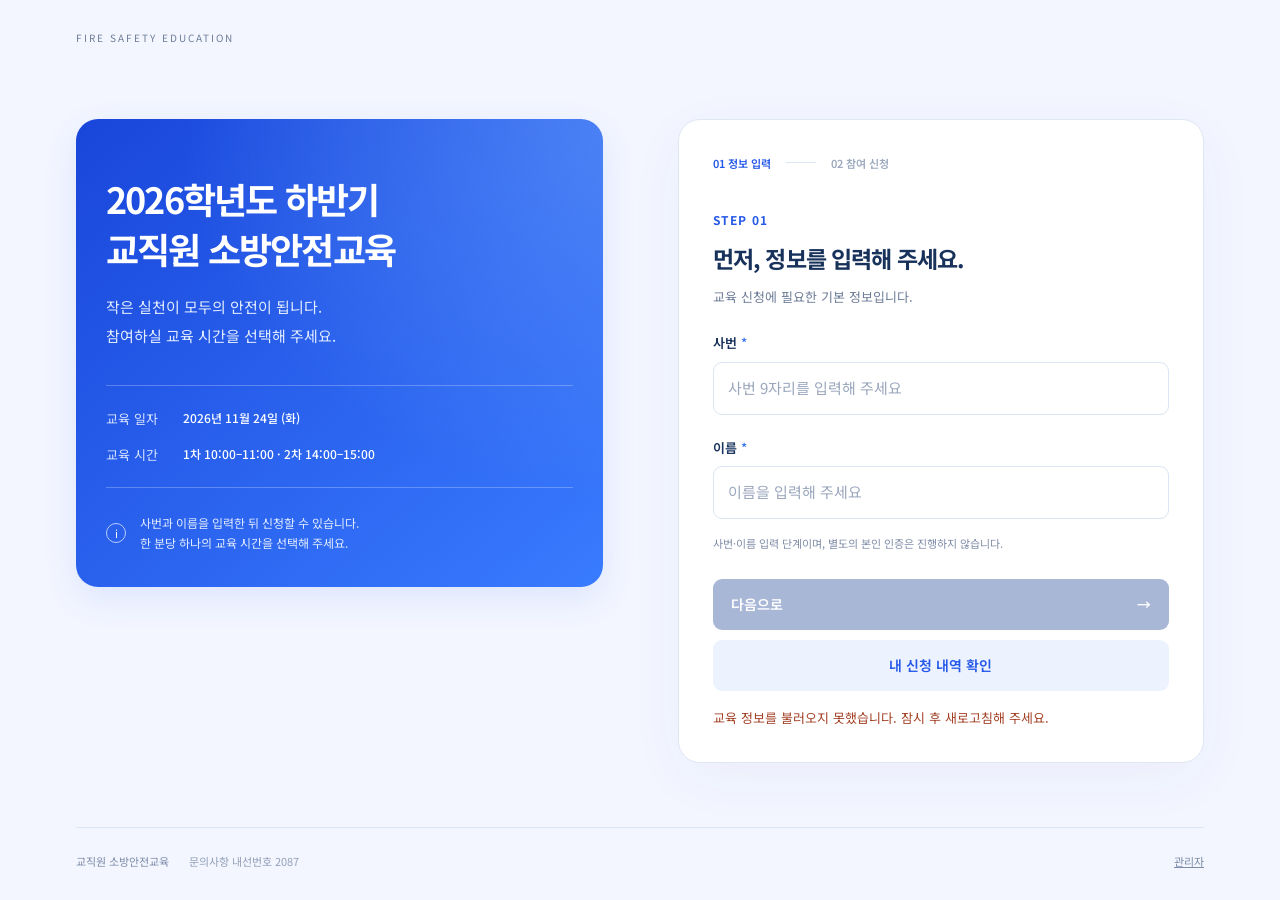
<file: google-apps-script/Index.html>
<!doctype html>
<html lang="ko"><head><meta charset="utf-8"><base target="_top"><meta name="viewport" content="width=device-width,initial-scale=1"><meta name="referrer" content="no-referrer"><title>교직원 소방안전교육 · 참여 신청</title><style>@import url('https://fonts.googleapis.com/css2?family=Noto+Sans+KR:wght@400;500;600;700;800&display=swap');
:root{--ink:#18325b;--muted:#6e7d98;--blue:#2458e8;--line:#dce5f4;--paper:#f3f6ff;--orange:#3671f3}*{box-sizing:border-box}body{margin:0;background:var(--paper);color:var(--ink);font-family:'Noto Sans KR',sans-serif;font-size:15px;line-height:1.65}button,input,select{font:inherit}button,a,input{touch-action:manipulation}a{color:inherit}.top{max-width:1200px;margin:auto;padding:30px 36px;display:flex;justify-content:space-between;align-items:center}.brand{text-decoration:none;font-weight:800;display:flex;gap:10px;align-items:center}.mark{background:var(--blue);color:white;width:34px;height:34px;display:inline-grid;place-items:center;border-radius:10px;font-size:23px}.top-label{font-size:10px;letter-spacing:2px;color:var(--muted)}.layout{max-width:1200px;margin:42px auto 64px;padding:0 36px;display:grid;grid-template-columns:1fr 1fr;gap:75px;align-items:start}.intro{padding-top:34px}.eyebrow{font-size:12px;letter-spacing:1.2px;font-weight:700;color:var(--blue)}h1{font-size:40px;line-height:1.4;letter-spacing:-1.8px;margin:20px 0}h2{font-size:23px;letter-spacing:-.8px;line-height:1.5;margin:10px 0}.lead{color:var(--muted);line-height:1.9;margin-bottom:35px}.event-meta{border-top:1px solid var(--line);border-bottom:1px solid var(--line);padding:22px 0;display:grid;gap:14px;font-size:13px}.event-meta div{display:flex;gap:22px}.event-meta span{color:var(--muted);min-width:55px}.event-meta strong{font-weight:500}.notice{display:flex;align-items:center;gap:14px;margin-top:25px}.notice p{font-size:12px;color:var(--muted);margin:0}.notice-icon{border:1px solid #a3b3d3;border-radius:50%;width:20px;height:20px;display:grid;place-items:center;font-size:11px;flex-shrink:0}.intro-bottom{margin-top:65px;color:#7b90af;font-size:12px}.card{border:1px solid #e0e7f4;background:#fff;border-radius:22px;padding:34px;box-shadow:0 15px 60px #2847990b;min-width:0}.steps{display:flex;gap:15px;align-items:center;margin-bottom:35px;font-size:11px;font-weight:600;color:#9ba8be}.steps i{height:1px;width:30px;background:var(--line)}.steps .active{color:var(--blue)}.muted{color:var(--muted);font-size:13px;margin:8px 0 25px}label,legend{display:block;font-size:13px;font-weight:600;margin:22px 0 8px}b{color:var(--orange);font-weight:500}input:not([type=radio]):not([type=checkbox]),select{width:100%;border:1px solid var(--line);border-radius:9px;padding:13px 14px;background:#fff;color:var(--ink);outline:none}input::placeholder{color:#9ba7bd}input:focus-visible,select:focus-visible{border-color:var(--blue);box-shadow:0 0 0 3px #2458e81a}button:focus-visible,a:focus-visible{outline:3px solid #3671f3;outline-offset:3px}.hint{font-size:11px;color:#7f8da8;line-height:1.8;margin:15px 0 25px}.primary,.secondary{border:0;border-radius:9px;cursor:pointer;padding:14px 18px;font-weight:600;font-size:14px;transition:background .15s}.primary{width:100%;background:var(--blue);color:#fff;display:flex;align-items:center;justify-content:space-between}.primary:hover{background:#1741b9}.primary:disabled{background:#a9b7d7;cursor:wait}.secondary{background:#edf2ff;color:var(--blue)}fieldset{border:0;margin:0;padding:0}legend{padding:0}.session{display:flex;gap:12px;padding:15px;border:1px solid var(--line);border-radius:10px;margin:10px 0;align-items:center;cursor:pointer;font-weight:500}.session:has(input:checked){border-color:var(--blue);background:#f0f5ff}.session input,.check input{accent-color:var(--blue);width:17px;height:17px;flex-shrink:0}.consent-box{background:#f4f7ff;padding:15px;border-radius:10px;font-size:11px;color:var(--muted);margin:25px 0}.consent-box p{margin:0;white-space:pre-line}.check{display:flex;gap:8px;align-items:flex-start;font-size:11px;margin-bottom:0;cursor:pointer}.actions{display:flex;gap:10px}.actions .secondary{min-width:74px}.message{font-size:13px;color:#a44226;margin:16px 0 0;white-space:pre-line}.message:empty{display:none}.banner{border-radius:8px;background:#fff3dc;color:#805e23;font-size:12px;padding:12px;margin-bottom:22px}.success{text-align:center;padding:20px 0}.checkmark{width:64px;height:64px;border-radius:50%;background:#eaf0ff;color:var(--blue);font-size:32px;display:grid;place-items:center;margin:0 auto 25px}.success dl{text-align:left;background:#f3f6fd;border-radius:12px;padding:20px;margin:25px 0}.success dl div{display:flex;gap:20px;font-size:12px;padding:7px 0}.success dt{color:var(--muted);min-width:60px}.success dd{margin:0;overflow-wrap:anywhere}footer{max-width:1128px;margin:0 auto;padding:24px 0;border-top:1px solid var(--line);display:flex;gap:20px;font-size:11px;color:#7d8ca8}footer a{margin-left:auto}footer span{opacity:.8}[hidden]{display:none!important}.admin-wrap{max-width:1100px;margin:35px auto;padding:0 24px}.admin-card{background:white;padding:28px;border:1px solid var(--line);border-radius:15px;margin:20px 0}.admin-head{display:flex;justify-content:space-between;gap:15px;align-items:center}.admin-actions{display:flex;gap:10px;flex-wrap:wrap}.admin-actions .primary{width:auto}.table-wrap{overflow:auto}table{width:100%;border-collapse:collapse;white-space:nowrap;font-size:13px}td,th{text-align:left;padding:13px;border-bottom:1px solid var(--line)}th{background:#edf3ff}.admin-grid{display:grid;grid-template-columns:1fr 1fr;gap:20px}.login{max-width:450px;margin:50px auto}.qr-box{text-align:center}.qr-box img{display:block;width:250px;max-width:100%;height:auto;margin:20px auto;image-rendering:pixelated}.small{font-size:12px;color:var(--muted)}@media(max-width:850px){.layout{gap:30px;padding:0 24px;margin-top:15px}h1{font-size:32px}.card{padding:25px}.top{padding:24px}.top-label{display:none}.event-meta div{display:block}.event-meta strong{display:block;margin-top:3px}footer{margin:0 24px}}@media(max-width:650px){.layout{grid-template-columns:1fr;gap:25px;margin-bottom:35px}.intro{padding-top:10px}h1{font-size:31px;margin:14px 0}.lead{font-size:14px;margin:10px 0 20px}.intro-bottom{display:none}.event-meta{padding:16px 0;gap:12px}.event-meta div{display:flex;gap:16px}.event-meta strong{margin:0}.notice{margin-top:18px}.card{border-radius:16px;padding:25px 22px}.steps{margin-bottom:28px}h2{font-size:21px}footer span{display:none}.admin-grid{grid-template-columns:1fr}.admin-head{align-items:flex-start;flex-direction:column}}

/* 입학처 참고 화면의 파란색 팔레트 */
.intro{position:relative;background:radial-gradient(ellipse at 110% 0%,#70a4ff88,transparent 58%),linear-gradient(140deg,#1946da,#397bff);color:white;border-radius:22px;padding:34px 30px;overflow:hidden;box-shadow:0 12px 35px #2458e81a}.intro .eyebrow{display:inline-block;background:#ffffffec;color:#2458e8;padding:4px 10px;border-radius:20px;font-size:11px}.intro .lead,.intro .notice p,.intro .intro-bottom{color:#e2ecff}.intro .event-meta{border-color:#ffffff40}.intro .event-meta span{color:#d6e3ff}.intro .notice-icon{border-color:#b7cdff;color:white}.intro .intro-bottom{margin-top:38px}.intro h1{font-size:36px}.intro .event-meta strong{font-size:12px}.mark{background:linear-gradient(135deg,#1946da,#397bff)}@media(max-width:850px){.intro{padding:28px 24px}.intro h1{font-size:30px}}@media(max-width:650px){.intro{padding:27px 22px;border-radius:18px}.intro h1{font-size:29px}.intro .event-meta div{display:block}.intro .event-meta strong{margin-top:3px;display:block}.intro .intro-bottom{display:none}}
   fieldset{margin-top:22px}legend{margin-top:0}
   #title{white-space:pre-line}
   .actions .primary{justify-content:center;gap:10px}
</style></head>
<body><header class="top"><span class="top-label">FIRE SAFETY EDUCATION</span></header>
<main class="layout"><section class="intro"><h1 id="title">2026학년도 하반기<br>교직원 소방안전교육</h1><p class="lead">작은 실천이 모두의 안전이 됩니다.<br>참여하실 교육 시간을 선택해 주세요.</p><div class="event-meta"><div><span>교육 일자</span><strong id="date">2026년 11월 24일 (화)</strong></div><div><span>교육 시간</span><strong id="times">1차 10:00–11:00 · 2차 14:00–15:00</strong></div></div><div class="notice"><span class="notice-icon">i</span><p>사번과 이름을 입력한 뒤 신청할 수 있습니다.<br>한 분당 하나의 교육 시간을 선택해 주세요.</p></div></section>
<section class="card" aria-label="교육 신청"><div id="banner" class="banner" hidden></div><div class="steps" id="steps"><span class="active" id="step1">01 정보 입력</span><i></i><span id="step2">02 참여 신청</span></div>
<form id="identity"><span class="eyebrow">STEP 01</span><h2>먼저, 정보를 입력해 주세요.</h2><p class="muted">교육 신청에 필요한 기본 정보입니다.</p><label for="employee">사번 <b>*</b></label>   <input id="employee" name="employee" required maxlength="9" inputmode="numeric" autocomplete="off" placeholder="사번 9자리를 입력해 주세요"><label for="name">이름 <b>*</b></label><input id="name" name="name" required maxlength="50" autocomplete="name" placeholder="이름을 입력해 주세요"><p class="hint">사번·이름 입력 단계이며, 별도의 본인 인증은 진행하지 않습니다.</p><button class="primary" id="enter" type="submit" disabled>다음으로 <span>→</span></button><button class="secondary" id="lookup" type="button" style="width:100%;margin-top:10px">내 신청 내역 확인</button></form>
<form id="registration" hidden><span class="eyebrow">STEP 02</span><h2><span id="greeting"></span>님, 반갑습니다.</h2><p class="muted">소속과 참여할 교육 시간을 선택해 주세요.</p><label for="department">소속 <b>*</b></label><input id="department" required maxlength="100" placeholder="예: 총무처 시설팀"><label for="email">이메일 <b>*</b></label><input id="email" type="email" required maxlength="254" autocomplete="email" placeholder="예: name@ajou.ac.kr"><fieldset><legend>참여 시간 <b>*</b></legend><div id="session-options"></div></fieldset><div class="consent-box"><p id="privacy"></p><label class="check"><input id="consent" type="checkbox" required><span>위 내용을 확인하고 정보 수집·이용에 동의합니다. <b>*</b></span></label></div><div class="actions"><button type="button" id="back" class="secondary">이전</button><button type="submit" class="primary" id="submit">신청 완료 <span>→</span></button></div></form>
<section id="success" hidden class="success" tabindex="-1"><div class="checkmark">✓</div><span class="eyebrow">REGISTRATION COMPLETE</span><h2 id="success-title">신청이 완료되었습니다.</h2><p class="muted" id="success-description">선택하신 시간에 교육에 참여해 주세요.</p><dl><div><dt>신청자</dt><dd id="receipt-name"></dd></div><div><dt>교육 일자</dt><dd id="receipt-date"></dd></div><div><dt>참여 시간</dt><dd id="receipt-session"></dd></div><div><dt>신청 일시</dt><dd id="receipt-time"></dd></div></dl><p class="hint">신청은 교육 참석 확인과 별개입니다.</p><button id="reset" class="secondary" type="button">처음으로</button></section><p id="message" class="message" role="status" aria-live="polite"></p></section></main><footer>교직원 소방안전교육 <span>문의사항 내선번호 2087</span><a href="https://leg2900-arch.github.io/fire-safety/admin.html">관리자</a></footer><script>window.APP_CONFIG={appsScript:true};window.FIRE_DEMO=<?!= demo ? "true" : "false" ?>;</script><script>'use strict';
const $ = id => document.getElementById(id);
const demo = window.FIRE_DEMO === true || new URLSearchParams(location.search).get('demo') === '1';
let eventData, person, busy = false, attemptId;
const sample = {id:'demo', title:'2026학년도 하반기 교직원 소방안전교육', event_date:'2026-11-24', sessions:['[1차] 10:00~11:00','[2차] 14:00~15:00'], privacy_notice:'수집·이용 주체 및 문의처: 아주대학교 시설팀 (내선 2087)\n수집 항목: 이름, 사번, 소속, 이메일, 참여 시간, 신청 일시\n목적: 교육 신청 및 참여 명단 관리\n보유 기간: 교육 종료 후 1개월\n동의하지 않으면 온라인 신청이 어렵습니다.', is_open:true};
function dateLabel(value){return new Date(value+'T00:00:00+09:00').toLocaleDateString('ko-KR',{timeZone:'Asia/Seoul',year:'numeric',month:'long',day:'numeric',weekday:'short'});}
async function rpc(name,data){return new Promise((resolve,reject)=>{const timer=setTimeout(()=>reject(new Error('응답이 지연되었습니다. 다시 누르면 같은 신청을 중복 저장하지 않고 확인합니다.')),35000);const finish=fn=>value=>{clearTimeout(timer);fn(value);};try{const runner=google.script.run.withSuccessHandler(finish(resolve)).withFailureHandler(finish(reject));if(name==='current_training')runner.currentTraining();   else if(name==='register_training')runner.registerTraining(data);else if(name==='lookup_registration')runner.lookupRegistration(data);else throw new Error('허용되지 않은 요청입니다.');}catch(e){clearTimeout(timer);reject(e);}});}
function setMessage(s){$('message').textContent=s;}
async function init(){try{if(demo){$('banner').hidden=false;$('banner').textContent='화면 미리보기 · 입력 내용은 저장되거나 전송되지 않습니다.';eventData=sample;}else{const c=window.APP_CONFIG;if(!c.appsScript){if(c.appsScriptUrl){const u=new URL(c.appsScriptUrl);if(u.protocol!=='https:'||u.hostname!=='script.google.com'||!u.pathname.endsWith('/exec'))throw new Error('신청 연결 주소를 확인해 주세요.');location.replace(u.href);return;}$('banner').hidden=false;$('banner').textContent='아직 접수 전입니다. 관리자가 응답 저장소를 연결하면 신청할 수 있습니다. ';const preview=document.createElement('a');preview.href='?demo=1';preview.textContent='화면 미리보기 →';$('banner').append(preview);return;}eventData=await rpc('current_training',{});if(!eventData){setMessage('현재 신청 가능한 교육이 없습니다.');return;}}   $('title').textContent=eventData.title.split('|').map(function(s){return s.trim();}).join('\n');document.title=eventData.title.replace(/\s*\|\s*/g,' ')+' · 참여 신청';$('date').textContent=dateLabel(eventData.event_date);$('times').textContent=eventData.sessions.join(' · ');$('privacy').textContent=eventData.privacy_notice;for(const [index,s] of eventData.sessions.entries()){const label=document.createElement('label');label.className='session';const input=document.createElement('input');input.type='radio';input.name='session';input.value=s;input.required=true;input.id='session-'+index;label.append(input,document.createTextNode(s));$('session-options').append(label);}$('enter').disabled=eventData.is_open===false;if(eventData.is_open===false){$('banner').hidden=false;$('banner').textContent='현재 접수 전이거나 접수가 마감되었습니다. 시설팀 내선 2087로 문의해 주세요.';}}catch(e){setMessage('교육 정보를 불러오지 못했습니다. 잠시 후 새로고침해 주세요.');}}
$('identity').addEventListener('submit',e=>{e.preventDefault();const employee=$('employee').value.trim(),name=$('name').value.trim();if(!employee||!name){setMessage('사번과 이름을 모두 입력해 주세요.');return;}if(!/^\d{9}$/.test(employee)){setMessage('사번은 숫자 8자리로 입력해 주세요.');return;}person={employee,name};attemptId=crypto.randomUUID();$('greeting').textContent=name;$('identity').hidden=true;$('registration').hidden=false;$('step1').classList.remove('active');$('step2').classList.add('active');setMessage('');$('department').focus();});
$('back').addEventListener('click',()=>{$('registration').hidden=true;$('identity').hidden=false;$('step1').classList.add('active');$('step2').classList.remove('active');setMessage('');$('employee').focus();});
$('registration').addEventListener('submit',async e=>{e.preventDefault();if(busy)return;const department=$('department').value.trim();const selected=document.querySelector('input[name=session]:checked');if(!person||!department||!selected||!$('consent').checked){setMessage('필수 항목을 모두 입력해 주세요.');return;}busy=true;$('submit').disabled=true;$('submit').textContent='신청 중…';setMessage('');try{const payload={p_event_id:eventData.id,p_employee_id:person.employee,p_name:person.name,p_department:department,p_email:$('email').value.trim(),p_session:selected.value,p_consent:true,p_request_id:attemptId};const result=demo?{created_at:new Date().toISOString()}:await rpc('register_training',payload);$('registration').hidden=true;$('steps').hidden=true;$('success').hidden=false;$('receipt-name').textContent=person.name+' · '+department;$('receipt-date').textContent=dateLabel(eventData.event_date);$('receipt-session').textContent=selected.value;$('receipt-time').textContent=new Date(result.created_at).toLocaleString('ko-KR',{timeZone:'Asia/Seoul'});if(demo){$('success-title').textContent='신청 화면 체험이 끝났습니다.';$('success-description').textContent='미리보기이므로 실제 신청 내용은 저장되지 않았습니다.';}$('success').focus();$('identity').reset();$('registration').reset();person=null;}catch(e){const msg=e.name==='TimeoutError'?'응답이 지연되었습니다. 다시 누르면 같은 신청을 중복 저장하지 않고 확인합니다.':e.message;setMessage(msg);}finally{busy=false;$('submit').disabled=false;$('submit').textContent='신청 완료 →';}});
$('reset').addEventListener('click',()=>{$('success').hidden=true;$('identity').hidden=false;$('steps').hidden=false;$('step1').classList.add('active');$('step2').classList.remove('active');person=null;attemptId=null;setMessage('');$('employee').focus();});   $('lookup').addEventListener('click',async()=>{const employee=$('employee').value.trim(),name=$('name').value.trim();if(!employee||!name){setMessage('사번과 이름을 입력해 주세요.');return;}if(!/^\d{8}$/.test(employee)){setMessage('사번은 숫자 8자리로 입력해 주세요.');return;}setMessage('확인 중…');try{const r=await rpc('lookup_registration',{p_employee_id:employee,p_name:name});if(!r){setMessage('신청 내역이 없어요.\n사번과 이름을 다시 확인해 주세요.');return;}setMessage('신청 내역\n'+r.name+'\n'+dateLabel(r.event_date)+'\n'+r.session+'\n신청 일시: '+new Date(r.created_at).toLocaleString('ko-KR',{timeZone:'Asia/Seoul'}));}catch(e){setMessage(e.message);}});init();
</script></body></html>
</file>
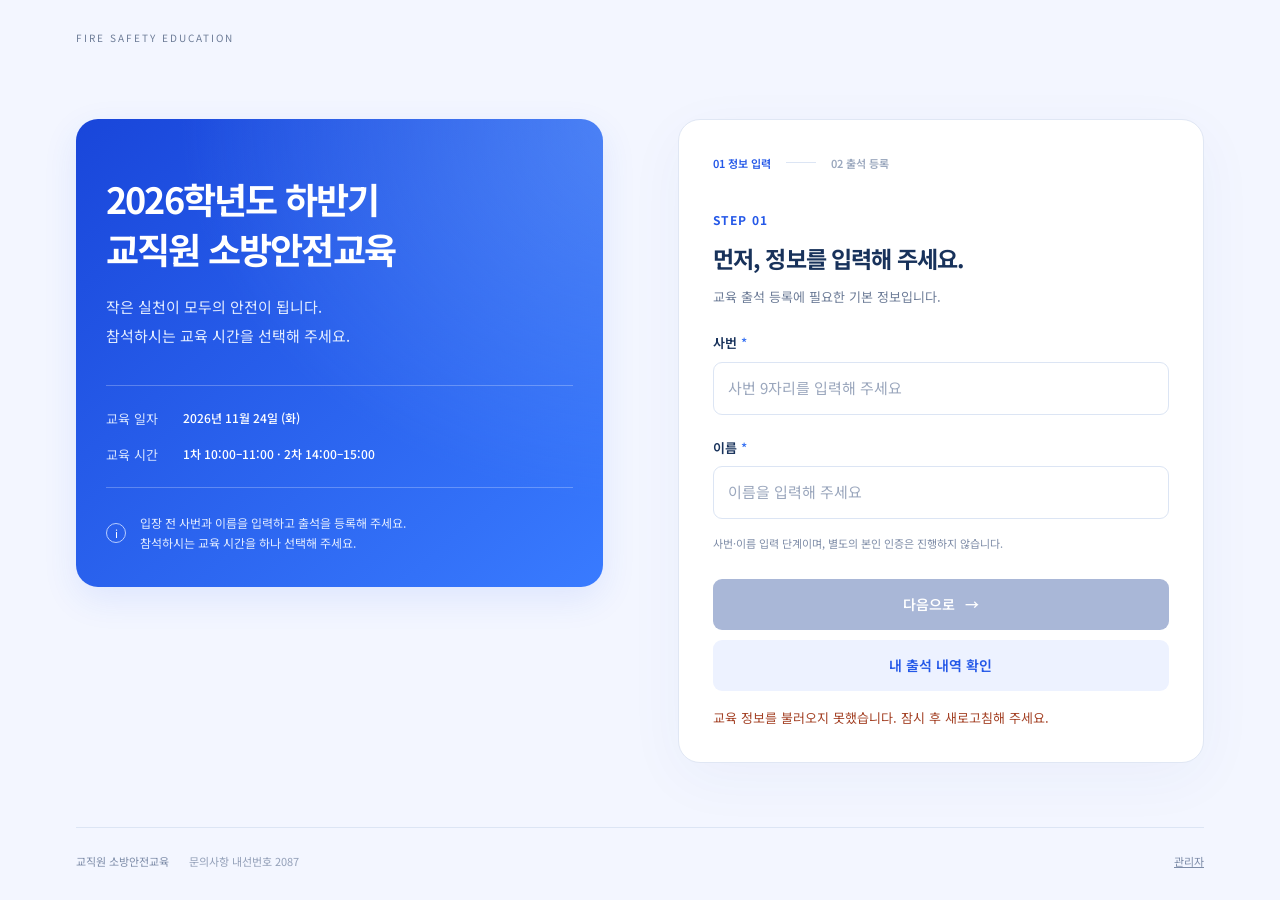
<file: site/index.html>
<!doctype html>
<html lang="ko"><head><meta charset="utf-8"><meta name="viewport" content="width=device-width,initial-scale=1"><meta name="referrer" content="no-referrer"><title>교직원 소방안전교육 · 출석 등록</title><style>@import url('https://fonts.googleapis.com/css2?family=Noto+Sans+KR:wght@400;500;600;700;800&display=swap');
:root{--ink:#18325b;--muted:#6e7d98;--blue:#2458e8;--line:#dce5f4;--paper:#f3f6ff;--orange:#3671f3}*{box-sizing:border-box}body{margin:0;background:var(--paper);color:var(--ink);font-family:'Noto Sans KR',sans-serif;font-size:15px;line-height:1.65}button,input,select{font:inherit}button,a,input{touch-action:manipulation}a{color:inherit}.top{max-width:1200px;margin:auto;padding:30px 36px;display:flex;justify-content:space-between;align-items:center}.brand{text-decoration:none;font-weight:800;display:flex;gap:10px;align-items:center}.mark{background:var(--blue);color:white;width:34px;height:34px;display:inline-grid;place-items:center;border-radius:10px;font-size:23px}.top-label{font-size:10px;letter-spacing:2px;color:var(--muted)}.layout{max-width:1200px;margin:42px auto 64px;padding:0 36px;display:grid;grid-template-columns:1fr 1fr;gap:75px;align-items:start}.intro{padding-top:34px}.eyebrow{font-size:12px;letter-spacing:1.2px;font-weight:700;color:var(--blue)}h1{font-size:40px;line-height:1.4;letter-spacing:-1.8px;margin:20px 0}h2{font-size:23px;letter-spacing:-.8px;line-height:1.5;margin:10px 0}.lead{color:var(--muted);line-height:1.9;margin-bottom:35px}.event-meta{border-top:1px solid var(--line);border-bottom:1px solid var(--line);padding:22px 0;display:grid;gap:14px;font-size:13px}.event-meta div{display:flex;gap:22px}.event-meta span{color:var(--muted);min-width:55px}.event-meta strong{font-weight:500}.notice{display:flex;align-items:center;gap:14px;margin-top:25px}.notice p{font-size:12px;color:var(--muted);margin:0}.notice-icon{border:1px solid #a3b3d3;border-radius:50%;width:20px;height:20px;display:grid;place-items:center;font-size:11px;flex-shrink:0}.intro-bottom{margin-top:65px;color:#7b90af;font-size:12px}.card{border:1px solid #e0e7f4;background:#fff;border-radius:22px;padding:34px;box-shadow:0 15px 60px #2847990b;min-width:0}.steps{display:flex;gap:15px;align-items:center;margin-bottom:35px;font-size:11px;font-weight:600;color:#9ba8be}.steps i{height:1px;width:30px;background:var(--line)}.steps .active{color:var(--blue)}.muted{color:var(--muted);font-size:13px;margin:8px 0 25px}label,legend{display:block;font-size:13px;font-weight:600;margin:22px 0 8px}b{color:var(--orange);font-weight:500}input:not([type=radio]):not([type=checkbox]),select{width:100%;border:1px solid var(--line);border-radius:9px;padding:13px 14px;background:#fff;color:var(--ink);outline:none}input::placeholder{color:#9ba7bd}input:focus-visible,select:focus-visible{border-color:var(--blue);box-shadow:0 0 0 3px #2458e81a}button:focus-visible,a:focus-visible{outline:3px solid #3671f3;outline-offset:3px}.hint{font-size:11px;color:#7f8da8;line-height:1.8;margin:15px 0 25px}.primary,.secondary{border:0;border-radius:9px;cursor:pointer;padding:14px 18px;font-weight:600;font-size:14px;transition:background .15s}.primary{width:100%;background:var(--blue);color:#fff;display:flex;align-items:center;justify-content:space-between}.primary:hover{background:#1741b9}.primary:disabled{background:#a9b7d7;cursor:wait}.secondary{background:#edf2ff;color:var(--blue)}fieldset{border:0;margin:0;padding:0}legend{padding:0}.session{display:flex;gap:12px;padding:15px;border:1px solid var(--line);border-radius:10px;margin:10px 0;align-items:center;cursor:pointer;font-weight:500}.session:has(input:checked){border-color:var(--blue);background:#f0f5ff}.session input,.check input{accent-color:var(--blue);width:17px;height:17px;flex-shrink:0}.consent-box{background:#f4f7ff;padding:15px;border-radius:10px;font-size:11px;color:var(--muted);margin:25px 0}.consent-box p{margin:0;white-space:pre-line}.check{display:flex;gap:8px;align-items:flex-start;font-size:11px;margin-bottom:0;cursor:pointer}.actions{display:flex;gap:10px}.actions .secondary{min-width:74px}.message{font-size:13px;color:#a44226;margin:16px 0 0;white-space:pre-line}.message:empty{display:none}.banner{border-radius:8px;background:#fff3dc;color:#805e23;font-size:12px;padding:12px;margin-bottom:22px}.success{text-align:center;padding:20px 0}.checkmark{width:64px;height:64px;border-radius:50%;background:#eaf0ff;color:var(--blue);font-size:32px;display:grid;place-items:center;margin:0 auto 25px}.success dl{text-align:left;background:#f3f6fd;border-radius:12px;padding:20px;margin:25px 0}.success dl div{display:flex;gap:20px;font-size:12px;padding:7px 0}.success dt{color:var(--muted);min-width:60px}.success dd{margin:0;overflow-wrap:anywhere}footer{max-width:1128px;margin:0 auto;padding:24px 0;border-top:1px solid var(--line);display:flex;gap:20px;font-size:11px;color:#7d8ca8}footer a{margin-left:auto}footer span{opacity:.8}[hidden]{display:none!important}.admin-wrap{max-width:1100px;margin:35px auto;padding:0 24px}.admin-card{background:white;padding:28px;border:1px solid var(--line);border-radius:15px;margin:20px 0}.admin-head{display:flex;justify-content:space-between;gap:15px;align-items:center}.admin-actions{display:flex;gap:10px;flex-wrap:wrap}.admin-actions .primary{width:auto}.table-wrap{overflow:auto}table{width:100%;border-collapse:collapse;white-space:nowrap;font-size:13px}td,th{text-align:left;padding:13px;border-bottom:1px solid var(--line)}th{background:#edf3ff}.admin-grid{display:grid;grid-template-columns:1fr 1fr;gap:20px}.login{max-width:450px;margin:50px auto}.qr-box{text-align:center}.qr-box img{display:block;width:250px;max-width:100%;height:auto;margin:20px auto;image-rendering:pixelated}.small{font-size:12px;color:var(--muted)}@media(max-width:850px){.layout{gap:30px;padding:0 24px;margin-top:15px}h1{font-size:32px}.card{padding:25px}.top{padding:24px}.top-label{display:none}.event-meta div{display:block}.event-meta strong{display:block;margin-top:3px}footer{margin:0 24px}}@media(max-width:650px){.layout{grid-template-columns:1fr;gap:25px;margin-bottom:35px}.intro{padding-top:10px}h1{font-size:31px;margin:14px 0}.lead{font-size:14px;margin:10px 0 20px}.intro-bottom{display:none}.event-meta{padding:16px 0;gap:12px}.event-meta div{display:flex;gap:16px}.event-meta strong{margin:0}.notice{margin-top:18px}.card{border-radius:16px;padding:25px 22px}.steps{margin-bottom:28px}h2{font-size:21px}footer span{display:none}.admin-grid{grid-template-columns:1fr}.admin-head{align-items:flex-start;flex-direction:column}}

/* 입학처 참고 화면의 파란색 팔레트 */
.intro{position:relative;background:radial-gradient(ellipse at 110% 0%,#70a4ff88,transparent 58%),linear-gradient(140deg,#1946da,#397bff);color:white;border-radius:22px;padding:34px 30px;overflow:hidden;box-shadow:0 12px 35px #2458e81a}.intro .eyebrow{display:inline-block;background:#ffffffec;color:#2458e8;padding:4px 10px;border-radius:20px;font-size:11px}.intro .lead,.intro .notice p,.intro .intro-bottom{color:#e2ecff}.intro .event-meta{border-color:#ffffff40}.intro .event-meta span{color:#d6e3ff}.intro .notice-icon{border-color:#b7cdff;color:white}.intro .intro-bottom{margin-top:38px}.intro h1{font-size:36px}.intro .event-meta strong{font-size:12px}.mark{background:linear-gradient(135deg,#1946da,#397bff)}@media(max-width:850px){.intro{padding:28px 24px}.intro h1{font-size:30px}}@media(max-width:650px){.intro{padding:27px 22px;border-radius:18px}.intro h1{font-size:29px}.intro .event-meta div{display:block}.intro .event-meta strong{margin-top:3px;display:block}.intro .intro-bottom{display:none}}
   fieldset{margin-top:22px}legend{margin-top:0}
   #title{white-space:pre-line}
   .actions .primary,#enter{justify-content:center;gap:10px}
</style></head>
<body><header class="top"><span class="top-label">FIRE SAFETY EDUCATION</span></header>
<main class="layout"><section class="intro"><h1 id="title">2026학년도 하반기<br>교직원 소방안전교육</h1><p class="lead">작은 실천이 모두의 안전이 됩니다.<br>참석하시는 교육 시간을 선택해 주세요.</p><div class="event-meta"><div><span>교육 일자</span><strong id="date">2026년 11월 24일 (화)</strong></div><div><span>교육 시간</span><strong id="times">1차 10:00–11:00 · 2차 14:00–15:00</strong></div></div><p class="hint" id="registration-hours" style="white-space:pre-line;color:#e2ecff"></p><div class="notice"><span class="notice-icon">i</span><p>입장 전 사번과 이름을 입력하고 출석을 등록해 주세요.<br>참석하시는 교육 시간을 하나 선택해 주세요.</p></div></section>
<section class="card" aria-label="교육 출석 등록"><div id="banner" class="banner" hidden></div><div class="steps" id="steps"><span class="active" id="step1">01 정보 입력</span><i></i><span id="step2">02 출석 등록</span></div>
<form id="identity"><span class="eyebrow">STEP 01</span><h2>먼저, 정보를 입력해 주세요.</h2><p class="muted">교육 출석 등록에 필요한 기본 정보입니다.</p><label for="employee">사번 <b>*</b></label>   <input id="employee" name="employee" required maxlength="9" inputmode="numeric" autocomplete="off" placeholder="사번 9자리를 입력해 주세요"><label for="name">이름 <b>*</b></label><input id="name" name="name" required maxlength="50" autocomplete="name" placeholder="이름을 입력해 주세요"><p class="hint">사번·이름 입력 단계이며, 별도의 본인 인증은 진행하지 않습니다.</p><button class="primary" id="enter" type="submit" disabled>다음으로 <span>→</span></button><button class="secondary" id="lookup" type="button" style="width:100%;margin-top:10px">내 출석 내역 확인</button></form>
<form id="registration" hidden><span class="eyebrow">STEP 02</span><h2><span id="greeting"></span>님, 반갑습니다.</h2><p class="muted">소속과 참석하시는 교육 시간을 입력해 주세요.</p><label for="department">소속 <b>*</b></label><input id="department" required maxlength="100" placeholder="예: 총무처 시설팀"><label for="email">이메일 <b>*</b></label><input id="email" type="email" required maxlength="254" autocomplete="email" placeholder="예: name@ajou.ac.kr"><fieldset><legend>교육 시간 <b>*</b></legend><div id="session-options"></div></fieldset><div class="consent-box"><p id="privacy"></p><label class="check"><input id="consent" type="checkbox" required><span>위 내용을 확인하고 정보 수집·이용에 동의합니다. <b>*</b></span></label></div><div class="actions"><button type="button" id="back" class="secondary">이전</button><button type="submit" class="primary" id="submit">출석 등록하기 <span>→</span></button></div></form>
<section id="success" hidden class="success" tabindex="-1"><div class="checkmark">✓</div><span class="eyebrow">ATTENDANCE RECORDED</span><h2 id="success-title">출석이 등록되었습니다.</h2><p class="muted" id="success-description">교육장으로 입장해 주세요.</p><dl><div><dt>참석자</dt><dd id="receipt-name"></dd></div><div><dt>교육 일자</dt><dd id="receipt-date"></dd></div><div><dt>교육 시간</dt><dd id="receipt-session"></dd></div><div><dt>출석 등록 일시</dt><dd id="receipt-time"></dd></div></dl><p class="hint">등록하신 교육 시간과 장소를 확인해 주세요.</p><button id="reset" class="secondary" type="button">처음으로</button></section><p id="message" class="message" role="status" aria-live="polite"></p></section></main><footer>교직원 소방안전교육 <span>문의사항 내선번호 2087</span><a href="https://fire1191.github.io/fire119/admin.html">관리자</a></footer><script src="config.js?v=owner-1"></script><script src="app.js?v=hours-1"></script></body></html>
</file>
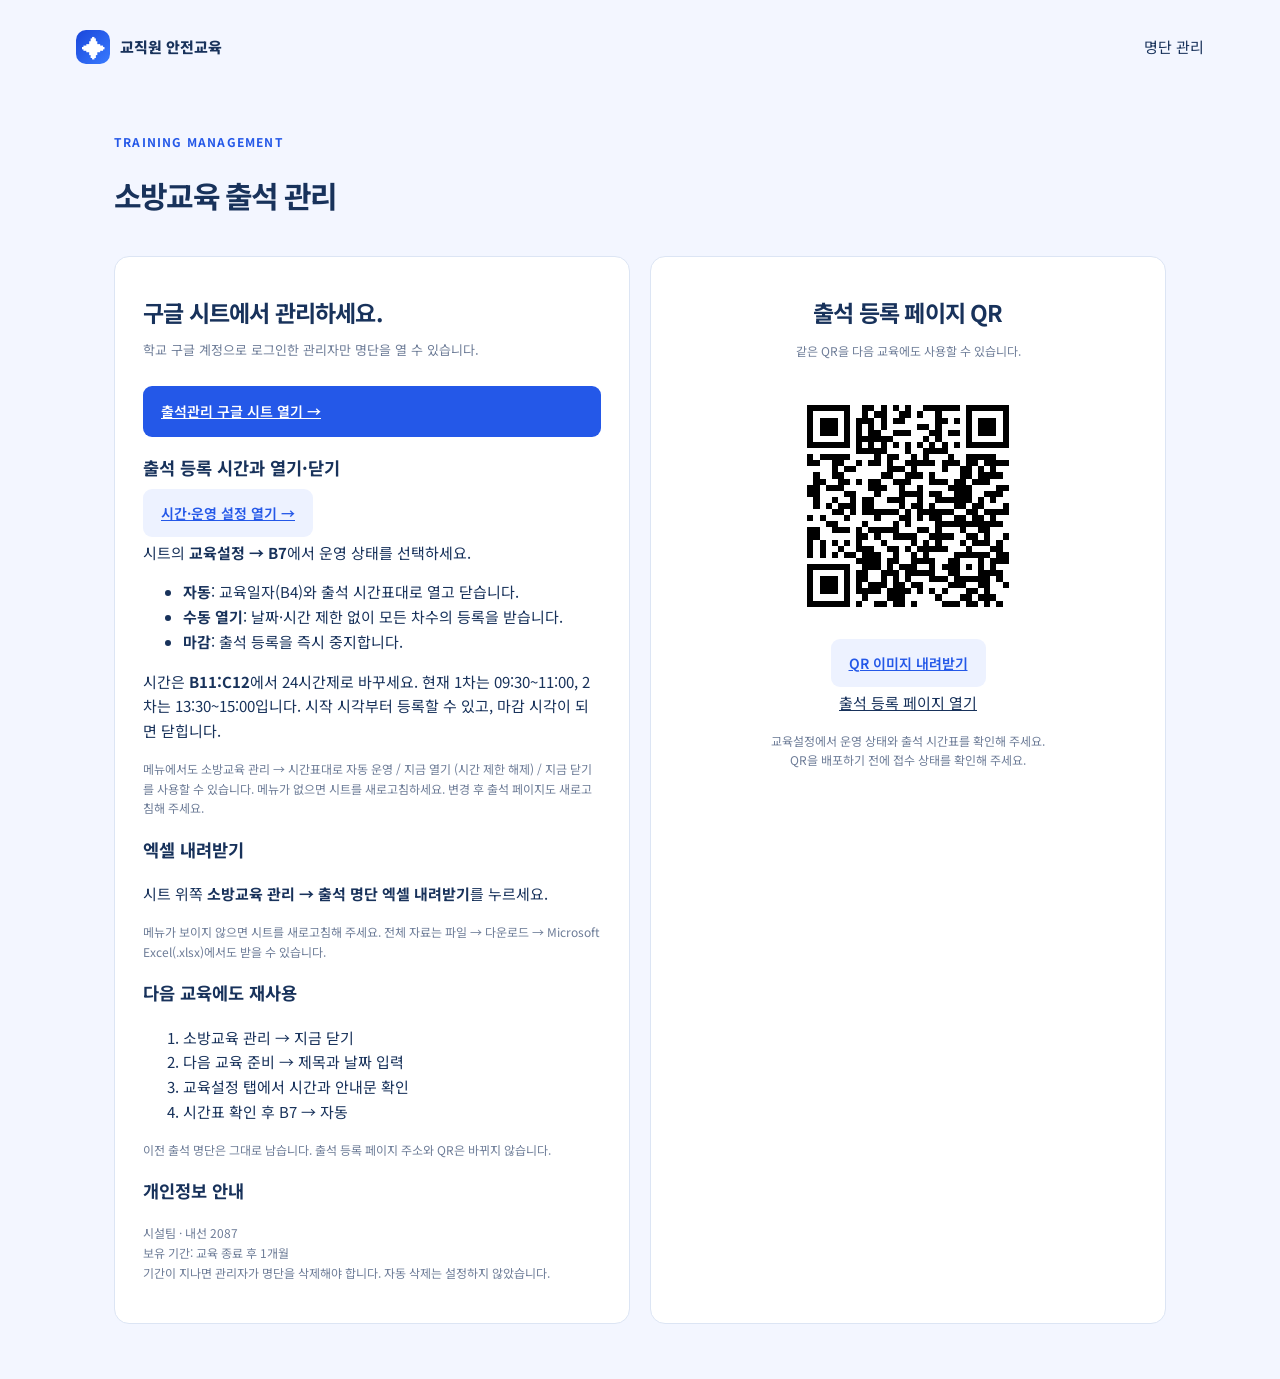
<file: site/admin.html>
<!doctype html><html lang="ko"><head><meta charset="utf-8"><meta name="viewport" content="width=device-width,initial-scale=1"><title>소방교육 명단 관리</title><link rel="stylesheet" href="style.css"><script src="config.js?v=owner-1" defer></script><script src="vendor/qrcode.js" defer></script><script src="sheet-admin.js" defer></script></head><body><header class="top"><a class="brand" href="./"><span class="mark">✦</span> 교직원 안전교육</a><span>명단 관리</span></header><main class="admin-wrap"><span class="eyebrow">TRAINING MANAGEMENT</span><h1 style="font-size:30px">소방교육 출석 관리</h1><div class="admin-grid"><section class="admin-card"><h2>구글 시트에서 관리하세요.</h2><p class="muted">학교 구글 계정으로 로그인한 관리자만 명단을 열 수 있습니다.</p><a id="sheet-link" class="primary" target="_blank" rel="noopener">출석관리 구글 시트 열기 →</a><h3>출석 등록 시간과 열기·닫기</h3><p><a class="secondary" href="https://docs.google.com/spreadsheets/d/1UX9CVlKfbV-XgInlxpDLvqK-ERvqyHzjPG-IXwuDblw/edit#gid=1513564431&range=B7" target="_blank" rel="noopener">시간·운영 설정 열기 →</a></p><p>시트의 <strong>교육설정 → B7</strong>에서 운영 상태를 선택하세요.</p><ul><li><strong>자동</strong>: 교육일자(B4)와 출석 시간표대로 열고 닫습니다.</li><li><strong>수동 열기</strong>: 날짜·시간 제한 없이 모든 차수의 등록을 받습니다.</li><li><strong>마감</strong>: 출석 등록을 즉시 중지합니다.</li></ul><p>시간은 <strong>B11:C12</strong>에서 24시간제로 바꾸세요. 현재 1차는 09:30~11:00, 2차는 13:30~15:00입니다. 시작 시각부터 등록할 수 있고, 마감 시각이 되면 닫힙니다.</p><p class="small">메뉴에서도 소방교육 관리 → 시간표대로 자동 운영 / 지금 열기 (시간 제한 해제) / 지금 닫기를 사용할 수 있습니다. 메뉴가 없으면 시트를 새로고침하세요. 변경 후 출석 페이지도 새로고침해 주세요.</p><h3>엑셀 내려받기</h3><p>시트 위쪽 <strong>소방교육 관리 → 출석 명단 엑셀 내려받기</strong>를 누르세요.</p><p class="small">메뉴가 보이지 않으면 시트를 새로고침해 주세요. 전체 자료는 파일 → 다운로드 → Microsoft Excel(.xlsx)에서도 받을 수 있습니다.</p><h3>다음 교육에도 재사용</h3><ol><li>소방교육 관리 → 지금 닫기</li><li>다음 교육 준비 → 제목과 날짜 입력</li><li>교육설정 탭에서 시간과 안내문 확인</li><li>시간표 확인 후 B7 → 자동</li></ol><p class="small">이전 출석 명단은 그대로 남습니다. 출석 등록 페이지 주소와 QR은 바뀌지 않습니다.</p><h3>개인정보 안내</h3><p class="small">시설팀 · 내선 2087<br>보유 기간: 교육 종료 후 1개월<br>기간이 지나면 관리자가 명단을 삭제해야 합니다. 자동 삭제는 설정하지 않았습니다.</p></section><section class="admin-card qr-box"><h2>출석 등록 페이지 QR</h2><p id="qr-caption" class="small">같은 QR을 다음 교육에도 사용할 수 있습니다.</p><img id="qr-image" alt="소방교육 출석 등록 페이지 QR"><a id="qr-download" class="secondary" download="소방교육-출석-QR.gif">QR 이미지 내려받기</a><p><a id="site-link">출석 등록 페이지 열기</a></p><p class="small">교육설정에서 운영 상태와 출석 시간표를 확인해 주세요.<br>QR을 배포하기 전에 접수 상태를 확인해 주세요.</p></section></div></main></body></html>
</file>
<file: site/style.css>
@import url('https://fonts.googleapis.com/css2?family=Noto+Sans+KR:wght@400;500;600;700;800&display=swap');
:root{--ink:#18325b;--muted:#6e7d98;--blue:#2458e8;--line:#dce5f4;--paper:#f3f6ff;--orange:#3671f3}*{box-sizing:border-box}body{margin:0;background:var(--paper);color:var(--ink);font-family:'Noto Sans KR',sans-serif;font-size:15px;line-height:1.65}button,input,select{font:inherit}button,a,input{touch-action:manipulation}a{color:inherit}.top{max-width:1200px;margin:auto;padding:30px 36px;display:flex;justify-content:space-between;align-items:center}.brand{text-decoration:none;font-weight:800;display:flex;gap:10px;align-items:center}.mark{background:var(--blue);color:white;width:34px;height:34px;display:inline-grid;place-items:center;border-radius:10px;font-size:23px}.top-label{font-size:10px;letter-spacing:2px;color:var(--muted)}.layout{max-width:1200px;margin:42px auto 64px;padding:0 36px;display:grid;grid-template-columns:1fr 1fr;gap:75px;align-items:start}.intro{padding-top:34px}.eyebrow{font-size:12px;letter-spacing:1.2px;font-weight:700;color:var(--blue)}h1{font-size:40px;line-height:1.4;letter-spacing:-1.8px;margin:20px 0}h2{font-size:23px;letter-spacing:-.8px;line-height:1.5;margin:10px 0}.lead{color:var(--muted);line-height:1.9;margin-bottom:35px}.event-meta{border-top:1px solid var(--line);border-bottom:1px solid var(--line);padding:22px 0;display:grid;gap:14px;font-size:13px}.event-meta div{display:flex;gap:22px}.event-meta span{color:var(--muted);min-width:55px}.event-meta strong{font-weight:500}.notice{display:flex;align-items:center;gap:14px;margin-top:25px}.notice p{font-size:12px;color:var(--muted);margin:0}.notice-icon{border:1px solid #a3b3d3;border-radius:50%;width:20px;height:20px;display:grid;place-items:center;font-size:11px;flex-shrink:0}.intro-bottom{margin-top:65px;color:#7b90af;font-size:12px}.card{border:1px solid #e0e7f4;background:#fff;border-radius:22px;padding:34px;box-shadow:0 15px 60px #2847990b;min-width:0}.steps{display:flex;gap:15px;align-items:center;margin-bottom:35px;font-size:11px;font-weight:600;color:#9ba8be}.steps i{height:1px;width:30px;background:var(--line)}.steps .active{color:var(--blue)}.muted{color:var(--muted);font-size:13px;margin:8px 0 25px}label,legend{display:block;font-size:13px;font-weight:600;margin:22px 0 8px}b{color:var(--orange);font-weight:500}input:not([type=radio]):not([type=checkbox]),select{width:100%;border:1px solid var(--line);border-radius:9px;padding:13px 14px;background:#fff;color:var(--ink);outline:none}input::placeholder{color:#9ba7bd}input:focus-visible,select:focus-visible{border-color:var(--blue);box-shadow:0 0 0 3px #2458e81a}button:focus-visible,a:focus-visible{outline:3px solid #3671f3;outline-offset:3px}.hint{font-size:11px;color:#7f8da8;line-height:1.8;margin:15px 0 25px}.primary,.secondary{border:0;border-radius:9px;cursor:pointer;padding:14px 18px;font-weight:600;font-size:14px;transition:background .15s}.primary{width:100%;background:var(--blue);color:#fff;display:flex;align-items:center;justify-content:space-between}.primary:hover{background:#1741b9}.primary:disabled{background:#a9b7d7;cursor:wait}.secondary{background:#edf2ff;color:var(--blue)}fieldset{border:0;margin:0;padding:0}legend{padding:0}.session{display:flex;gap:12px;padding:15px;border:1px solid var(--line);border-radius:10px;margin:10px 0;align-items:center;cursor:pointer;font-weight:500}.session:has(input:checked){border-color:var(--blue);background:#f0f5ff}.session input,.check input{accent-color:var(--blue);width:17px;height:17px;flex-shrink:0}.consent-box{background:#f4f7ff;padding:15px;border-radius:10px;font-size:11px;color:var(--muted);margin:25px 0}.consent-box p{margin:0;white-space:pre-line}.check{display:flex;gap:8px;align-items:flex-start;font-size:11px;margin-bottom:0;cursor:pointer}.actions{display:flex;gap:10px}.actions .secondary{min-width:74px}.message{font-size:13px;color:#a44226;margin:16px 0 0;white-space:pre-line}.message:empty{display:none}.banner{border-radius:8px;background:#fff3dc;color:#805e23;font-size:12px;padding:12px;margin-bottom:22px}.success{text-align:center;padding:20px 0}.checkmark{width:64px;height:64px;border-radius:50%;background:#eaf0ff;color:var(--blue);font-size:32px;display:grid;place-items:center;margin:0 auto 25px}.success dl{text-align:left;background:#f3f6fd;border-radius:12px;padding:20px;margin:25px 0}.success dl div{display:flex;gap:20px;font-size:12px;padding:7px 0}.success dt{color:var(--muted);min-width:60px}.success dd{margin:0;overflow-wrap:anywhere}footer{max-width:1128px;margin:0 auto;padding:24px 0;border-top:1px solid var(--line);display:flex;gap:20px;font-size:11px;color:#7d8ca8}footer a{margin-left:auto}footer span{opacity:.8}[hidden]{display:none!important}.admin-wrap{max-width:1100px;margin:35px auto;padding:0 24px}.admin-card{background:white;padding:28px;border:1px solid var(--line);border-radius:15px;margin:20px 0}.admin-head{display:flex;justify-content:space-between;gap:15px;align-items:center}.admin-actions{display:flex;gap:10px;flex-wrap:wrap}.admin-actions .primary{width:auto}.table-wrap{overflow:auto}table{width:100%;border-collapse:collapse;white-space:nowrap;font-size:13px}td,th{text-align:left;padding:13px;border-bottom:1px solid var(--line)}th{background:#edf3ff}.admin-grid{display:grid;grid-template-columns:1fr 1fr;gap:20px}.login{max-width:450px;margin:50px auto}.qr-box{text-align:center}.qr-box img{display:block;width:250px;max-width:100%;height:auto;margin:20px auto;image-rendering:pixelated}.small{font-size:12px;color:var(--muted)}@media(max-width:850px){.layout{gap:30px;padding:0 24px;margin-top:15px}h1{font-size:32px}.card{padding:25px}.top{padding:24px}.top-label{display:none}.event-meta div{display:block}.event-meta strong{display:block;margin-top:3px}footer{margin:0 24px}}@media(max-width:650px){.layout{grid-template-columns:1fr;gap:25px;margin-bottom:35px}.intro{padding-top:10px}h1{font-size:31px;margin:14px 0}.lead{font-size:14px;margin:10px 0 20px}.intro-bottom{display:none}.event-meta{padding:16px 0;gap:12px}.event-meta div{display:flex;gap:16px}.event-meta strong{margin:0}.notice{margin-top:18px}.card{border-radius:16px;padding:25px 22px}.steps{margin-bottom:28px}h2{font-size:21px}footer span{display:none}.admin-grid{grid-template-columns:1fr}.admin-head{align-items:flex-start;flex-direction:column}}

/* 입학처 참고 화면의 파란색 팔레트 */
.intro{position:relative;background:radial-gradient(ellipse at 110% 0%,#70a4ff88,transparent 58%),linear-gradient(140deg,#1946da,#397bff);color:white;border-radius:22px;padding:34px 30px;overflow:hidden;box-shadow:0 12px 35px #2458e81a}.intro .eyebrow{display:inline-block;background:#ffffffec;color:#2458e8;padding:4px 10px;border-radius:20px;font-size:11px}.intro .lead,.intro .notice p,.intro .intro-bottom{color:#e2ecff}.intro .event-meta{border-color:#ffffff40}.intro .event-meta span{color:#d6e3ff}.intro .notice-icon{border-color:#b7cdff;color:white}.intro .intro-bottom{margin-top:38px}.intro h1{font-size:36px}.intro .event-meta strong{font-size:12px}.mark{background:linear-gradient(135deg,#1946da,#397bff)}@media(max-width:850px){.intro{padding:28px 24px}.intro h1{font-size:30px}}@media(max-width:650px){.intro{padding:27px 22px;border-radius:18px}.intro h1{font-size:29px}.intro .event-meta div{display:block}.intro .event-meta strong{margin-top:3px;display:block}.intro .intro-bottom{display:none}}
</file>
